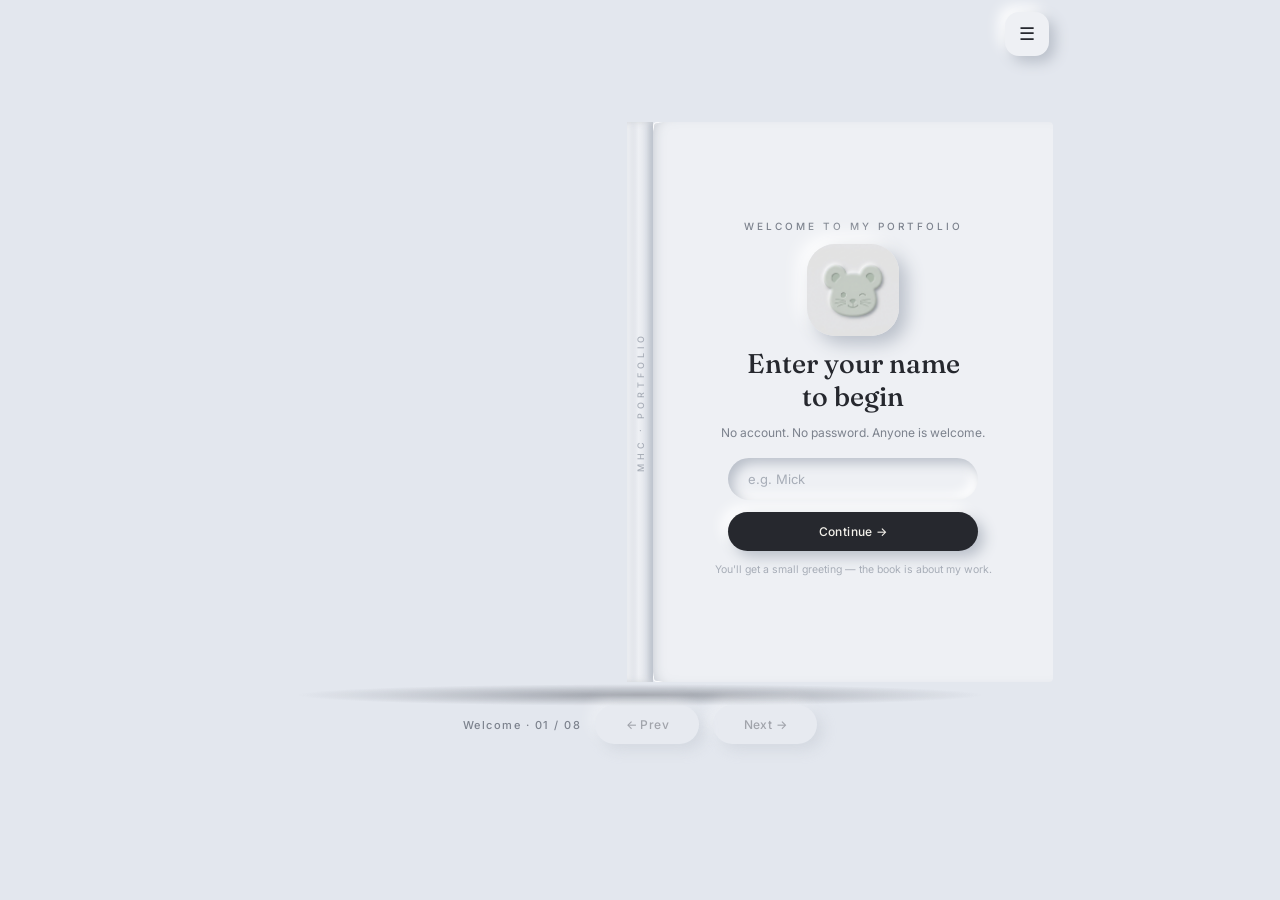
<file: index.html>
<!DOCTYPE html>
<html lang="en">
<head>
<meta charset="UTF-8">
<meta name="viewport" content="width=device-width, initial-scale=1.0">
<title>Mickael Hadjie M. Cullamat — Developer Portfolio</title>
<meta name="description" content="Developer portfolio of Mickael Hadjie M. Cullamat, BSIT student and developer, presented as an interactive book.">
<link rel="preconnect" href="https://fonts.googleapis.com">
<link rel="preconnect" href="https://fonts.gstatic.com" crossorigin>
<link href="https://fonts.googleapis.com/css2?family=Fraunces:opsz,wght@9..144,400;9..144,500;9..144,600&family=Inter:wght@300;400;500;600&display=swap" rel="stylesheet">
<link rel="stylesheet" href="style.css">
</head>
<body>

<!--
  BOOK STRUCTURE (8 leaves / 16 faces):
  leaf 0: Welcome screen (front) / Inside cover (back)
  leaf 1: Cover (front) / Hello greeting (back)
  leaf 2: About (front) / Skills A (back)
  leaf 3: Skills B (front) / Project 1 (back)
  leaf 4: Project 2 (front) / Project 3 (back)
  leaf 5: Project 4 (front) / Education (back)
  leaf 6: Journey (front) / Contact (back)
  leaf 7: Thank-you inside (front) / Back cover (back)
  DESKTOP: 3D leaf engine — leaves sit stacked on the right, flip left
  with rotateY(-180); a spread shows two faces at once.
  MOBILE (see index.js m-mode): each of the 16 faces becomes its own
  navigable page, one swipe = one face. No face is hidden or skipped.
  NAVIGATION IS LOCKED until a name is entered via Continue.
-->

<div class="stage">
  <div class="scene" id="scene">
    <div class="book" id="book">
      <div class="spine" aria-hidden="true"><span class="spine-text">MHC · Portfolio</span></div>

      <!-- LEAF 0 -->
      <section class="page page-0" id="page-0" aria-label="Welcome">
        <div class="face welcome-face">
          <p class="eyebrow">Welcome to my portfolio</p>
          <!-- Profile image slot: drop your file at images/profile-logo.png.
               If the file is missing, the MHC monogram fallback shows instead. -->
          <div class="profile-logo">
            <span class="profile-fallback" aria-hidden="true">MHC</span>
            <img src="images/profile-logo.png" alt="Mickael Hadjie M. Cullamat" onerror="this.remove()">
          </div>
          <h1 class="welcome-title">Enter your name<br>to begin</h1>
          <p class="welcome-sub">No account. No password. Anyone is welcome.</p>
          <form class="welcome-form" id="welcomeForm">
            <label class="sr-only" for="visitorName">Your name</label>
            <input type="text" class="neu-input" id="visitorName" placeholder="e.g. Mick" autocomplete="name" maxlength="40">
            <button type="submit" class="neu-btn neu-btn-primary">Continue →</button>
          </form>
          <p class="welcome-hint">You'll get a small greeting — the book is about my work.</p>
        </div>
        <div class="face back inside-face" aria-hidden="true">
          <div class="inside-inner verse-inner" aria-live="polite">
            <p class="eyebrow eyebrow-gold">Bible Verse of the Day</p>
            <div class="inside-rule"></div>
            <blockquote class="verse-text" id="verseText">“For God so loved the world, that he gave his only begotten Son, that whosoever believeth in him should not perish, but have everlasting life.”</blockquote>
            <p class="verse-ref" id="verseRef">John 3:16 · KJV</p>
            <div class="inside-rule"></div>
          </div>
        </div>
      </section>

      <!-- LEAF 1 -->
      <section class="page page-1" id="page-1" aria-label="Cover and greeting">
        <div class="face cover-face">
          <p class="eyebrow eyebrow-gold">Developer Portfolio</p>
          <div class="cover-profile">
            <span class="cover-profile-fallback" aria-hidden="true"><svg viewBox="0 0 24 24"><path d="M12 12a5 5 0 1 0-5-5 5 5 0 0 0 5 5zm0 2c-4 0-8 2-8 5v1h16v-1c0-3-4-5-8-5z"/></svg></span>
            <img src="images/profile-logo.png" alt="Mickael Hadjie M. Cullamat" onerror="this.remove()">
          </div>
          <h2 class="cover-name">Mickael Hadjie M.<br>Cullamat</h2>
          <p class="cover-role">BSIT Student · App Developer · Web Developer</p>
          <p class="cover-visitor" id="coverVisitor">A portfolio presented as a book</p>
          <button type="button" class="neu-btn cover-open" data-goto="2">Open Book <span aria-hidden="true">›</span></button>
        </div>
        <div class="face back page-face" data-title="Hello">
          <p class="sec-label"><span class="sec-dot"></span>Hello</p>
          <h3 class="p-title" id="greetTitle">Hello.</h3>
          <p class="p-sub" id="greetSub">Let's turn the page.</p>
          <p class="body">This book is a short tour of who I am, what I can build with, and the projects I've made so far. Take your time pi^^.</p>
          <div class="mini-toc">
            <span>About → Skills → Projects → Education → Contact</span>
          </div>
          <div class="cv-cta">
            <p class="cv-cta-k">Want to know more about what I can build?</p>
            <p class="cv-cta-s">View my CV for my skills, projects, and background.</p>
            <a class="neu-btn cv-btn" href="assets/cv/Mickael_Cullamat_CV.docx" download>
              Download CV <span aria-hidden="true">↓</span>
            </a>
          </div>
          <span class="page-num">01</span>
        </div>
      </section>

      <!-- LEAF 2 -->
      <section class="page page-2" id="page-2" aria-label="About and skills">
        <div class="face page-face" data-title="About">
          <p class="sec-label"><span class="sec-dot"></span>About Me</p>
          <h3 class="p-title">BSIT student who learns by building.</h3>
          <p class="body">I'm <strong>Mickael Hadjie M. Cullamat</strong>, a Bachelor of Science in Information Technology student at <strong>Pampanga State Agricultural University</strong>.</p>
          <p class="body">I focus on software and web development — programming, practical project development, backend and databases, and deploying real things. I'm also drawn to cybersecurity and learn best through hands-on projects.</p>
          <div class="inset-card">
            <p class="inset-k">Currently</p>
            <p class="inset-v">Studying · Building · Experimenting with modern tools and different agents</p>
          </div>
          <span class="page-num">02</span>
        </div>
        <div class="face back page-face" data-title="Skills">
          <p class="sec-label"><span class="sec-dot"></span>Skills · 1/2</p>
          <h3 class="p-title">What I use</h3>
          <p class="skill-group">Programming</p>
          <div class="chip-row">
            <span class="neu-chip">Python</span><span class="neu-chip">Java</span><span class="neu-chip">JavaScript</span><span class="neu-chip">HTML</span><span class="neu-chip">CSS</span> <span class="neu-chip">TypeScript</span>
          </div>
          <p class="skill-group">Web Development</p>
          <div class="chip-row">
            <span class="neu-chip">Bootstrap</span><span class="neu-chip">Responsive Design</span><span class="neu-chip">REST APIs</span>
          </div>
          <span class="page-num">03</span>
        </div>
      </section>

      <!-- LEAF 3 -->
      <section class="page page-3" id="page-3" aria-label="More skills and project one">
        <div class="face page-face" data-title="Skills">
          <p class="sec-label"><span class="sec-dot"></span>Skills · 2/2</p>
          <h3 class="p-title">Backend, tools &amp; shipping</h3>
          <p class="skill-group">Database / Backend</p>
          <div class="chip-row">
            <span class="neu-chip">PostgreSQL</span><span class="neu-chip">Neon</span>
          </div>
          <p class="skill-group">Tools</p>
          <div class="chip-row">
            <span class="neu-chip">Git</span><span class="neu-chip">GitHub</span><span class="neu-chip">Linux</span>
          </div>
          <p class="skill-group">Deployment / Services</p>
          <div class="chip-row">
            <span class="neu-chip">Vercel</span><span class="neu-chip">Cloudinary</span><span class="neu-chip">Clerk</span><span class="neu-chip">Render</span><span class="neu-chip">Cloudflare</span>
          </div>
          <p class="skill-group">Mobile</p>
          <div class="chip-row">
            <span class="neu-chip">Android</span><span class="neu-chip">Capacitor</span>
          </div>
          <span class="page-num">04</span>
        </div>
        <div class="face back page-face project-face" data-title="Project">
          <div class="project" data-project="0"></div>
          <span class="page-num">05</span>
        </div>
      </section>

      <!-- LEAF 4 -->
      <section class="page page-4" id="page-4" aria-label="Projects two and three">
        <div class="face page-face project-face" data-title="Project">
          <div class="project" data-project="1"></div>
          <span class="page-num">06</span>
        </div>
        <div class="face back page-face project-face" data-title="Project">
          <div class="project" data-project="2"></div>
          <span class="page-num">07</span>
        </div>
      </section>

      <!-- LEAF 5 -->
      <section class="page page-5" id="page-5" aria-label="Project four and education">
        <div class="face page-face project-face" data-title="Project">
          <div class="project" data-project="3"></div>
          <span class="page-num">08</span>
        </div>
        <div class="face back page-face" data-title="Education">
          <p class="sec-label"><span class="sec-dot"></span>Education</p>
          <h3 class="p-title">Where I study</h3>
          <div class="edu-card">
            <p class="edu-degree">Bachelor of Science in Information Technology (BSIT)</p>
            <p class="edu-school">Pampanga State Agricultural University</p>
            <p class="edu-note">Coursework in programming, web development, databases, and practical project work. Details such as dates, GPA, and honors are intentionally omitted.</p>
          </div>
          <span class="page-num">09</span>
        </div>
      </section>

      <!-- LEAF 6 -->
      <section class="page page-6" id="page-6" aria-label="Journey and contact">
        <div class="face page-face" data-title="Journey">
          <p class="sec-label"><span class="sec-dot"></span>Development Journey</p>
          <h3 class="p-title">Experience &amp; learning</h3>
          <p class="body">Rather than job titles, here's what I've actually been doing:</p>
          <ul class="journey">
            <li>Personal software &amp; web projects, end to end</li>
            <li>Mobile development with Android and Capacitor</li>
            <li>Backend and database work with PostgreSQL / Neon</li>
            <li>Deploying with Vercel and modern services</li>
            <li>Daily Git / GitHub and Linux workflows</li>
            <li>Learning cybersecurity fundamentals by doing</li>
          </ul>
          <span class="page-num">10</span>
        </div>
        <div class="face back page-face" data-title="Contact">
          <p class="sec-label"><span class="sec-dot"></span>Contact</p>
          <h3 class="p-title">Let's connect.</h3>
          <p class="body">Interested in collaborating, discussing a project, or simply connecting? Feel free to reach out.</p>
          <!-- TODO: replace the href/labels below with your real links. Leave any unknown entry href="#" and it renders as "coming soon". -->
          <div class="contact-list">
            <a class="contact-row" id="linkGithub" href="#" target="_blank" rel="noopener">
              <span class="contact-ic" aria-hidden="true"><svg viewBox="0 0 24 24"><path d="M12 2A10 10 0 0 0 2 12c0 4.42 2.87 8.17 6.84 9.5.5.08.66-.23.66-.5v-1.69c-2.77.6-3.36-1.34-3.36-1.34-.46-1.16-1.11-1.47-1.11-1.47-.91-.62.07-.6.07-.6 1 .07 1.53 1.03 1.53 1.03.87 1.52 2.34 1.07 2.91.83.09-.65.35-1.09.63-1.34-2.22-.25-4.55-1.11-4.55-4.92 0-1.11.38-2 1.03-2.71-.1-.25-.45-1.29.1-2.64 0 0 .84-.27 2.75 1.02.79-.22 1.65-.33 2.5-.33.85 0 1.71.11 2.5.33 1.91-1.29 2.75-1.02 2.75-1.02.55 1.35.2 2.39.1 2.64.65.71 1.03 1.6 1.03 2.71 0 3.82-2.34 4.66-4.57 4.91.36.31.69.92.69 1.85V21c0 .27.16.59.67.5C19.14 20.16 22 16.42 22 12A10 10 0 0 0 12 2z"/></svg></span>
              <span><span class="contact-k">GitHub</span><span class="contact-v" id="labelGithub">Add your GitHub URL</span></span>
            </a>
            <a class="contact-row" id="linkEmail" href="#" rel="noopener">
              <span class="contact-ic" aria-hidden="true"><svg viewBox="0 0 24 24"><path d="M20 4H4c-1.1 0-2 .9-2 2v12c0 1.1.9 2 2 2h16c1.1 0 2-.9 2-2V6c0-1.1-.9-2-2-2zm0 4-8 5-8-5V6l8 5 8-5v2z"/></svg></span>
              <span><span class="contact-k">Email</span><span class="contact-v" id="labelEmail">Add your email</span></span>
            </a>
            <a class="contact-row" id="linkLinkedin" href="#" target="_blank" rel="noopener">
              <span class="contact-ic" aria-hidden="true"><svg viewBox="0 0 24 24"><path d="M19 3a2 2 0 0 1 2 2v14a2 2 0 0 1-2 2H5a2 2 0 0 1-2-2V5a2 2 0 0 1 2-2h14m-.5 15.5v-5.3a3.26 3.26 0 0 0-3.26-3.26c-.85 0-1.84.52-2.32 1.3v-1.11h-2.79v8.37h2.79v-4.93c0-.77.62-1.4 1.39-1.4a1.4 1.4 0 0 1 1.4 1.4v4.93h2.79M6.88 8.56a1.68 1.68 0 0 0 1.68-1.68c0-.93-.75-1.69-1.68-1.69a1.69 1.69 0 0 0-1.69 1.69c0 .93.76 1.68 1.69 1.68m1.39 9.94v-8.37H5.5v8.37h2.77z"/></svg></span>
              <span><span class="contact-k">LinkedIn</span><span class="contact-v" id="labelLinkedin">Add your LinkedIn URL</span></span>
            </a>
          </div>
          <span class="page-num">11</span>
        </div>
      </section>

      <!-- LEAF 7 -->
      <section class="page page-7" id="page-7" aria-label="Thank you and back cover">
        <div class="face page-face thanks-face" data-title="Thanks">
          <p class="sec-label"><span class="sec-dot"></span>Colophon</p>
          <h3 class="p-title">Thank you for visiting.</h3>
          <p class="body">This portfolio is one book, a few pages, and four real projects. If something caught your eye, the contact page is one flip back.</p>
          <p class="thanks-sig">— Mick</p>
          <span class="page-num">12</span>
        </div>
        <div class="face back back-cover">
          <div class="back-mono">MHC</div>
          <p class="back-name">Mickael Hadjie M. Cullamat</p>
          <p class="back-sub">Developer Portfolio</p>
        </div>
      </section>

    </div>
    <div class="book-shadow" aria-hidden="true"></div>

    <nav class="nav-arrows" aria-label="Book navigation">
      <span class="page-indicator" id="pageIndicator" role="status">Welcome</span>
      <div class="nav-btn-row">
        <button type="button" class="neu-btn nav-btn" id="btnPrev">← Prev</button>
        <button type="button" class="neu-btn nav-btn" id="btnNext">Next →</button>
      </div>
      <span class="swipe-hint" id="swipeHint" aria-hidden="true">Swipe ← → to turn the page</span>
    </nav>
  </div>
</div>

<!-- Section jump menu: same targets on mobile + desktop, sequential flips -->
<button type="button" class="neu-btn menu-toggle" id="menuToggle" aria-label="Open section menu" aria-expanded="false" aria-controls="menuPanel">☰</button>
<div class="menu-panel" id="menuPanel" role="menu" aria-label="Book sections" hidden>
  <button type="button" class="menu-item" data-leaf="1" data-face="2">Home</button>
  <button type="button" class="menu-item" data-leaf="2" data-face="4">About</button>
  <button type="button" class="menu-item" data-leaf="3" data-face="5">Skills</button>
  <button type="button" class="menu-item" data-leaf="4" data-face="7">Projects</button>
  <button type="button" class="menu-item" data-leaf="6" data-face="11">Education</button>
  <button type="button" class="menu-item" data-leaf="7" data-face="13">Contact</button>
</div>

<script src="index.js"></script>
</body>
</html>
</file>
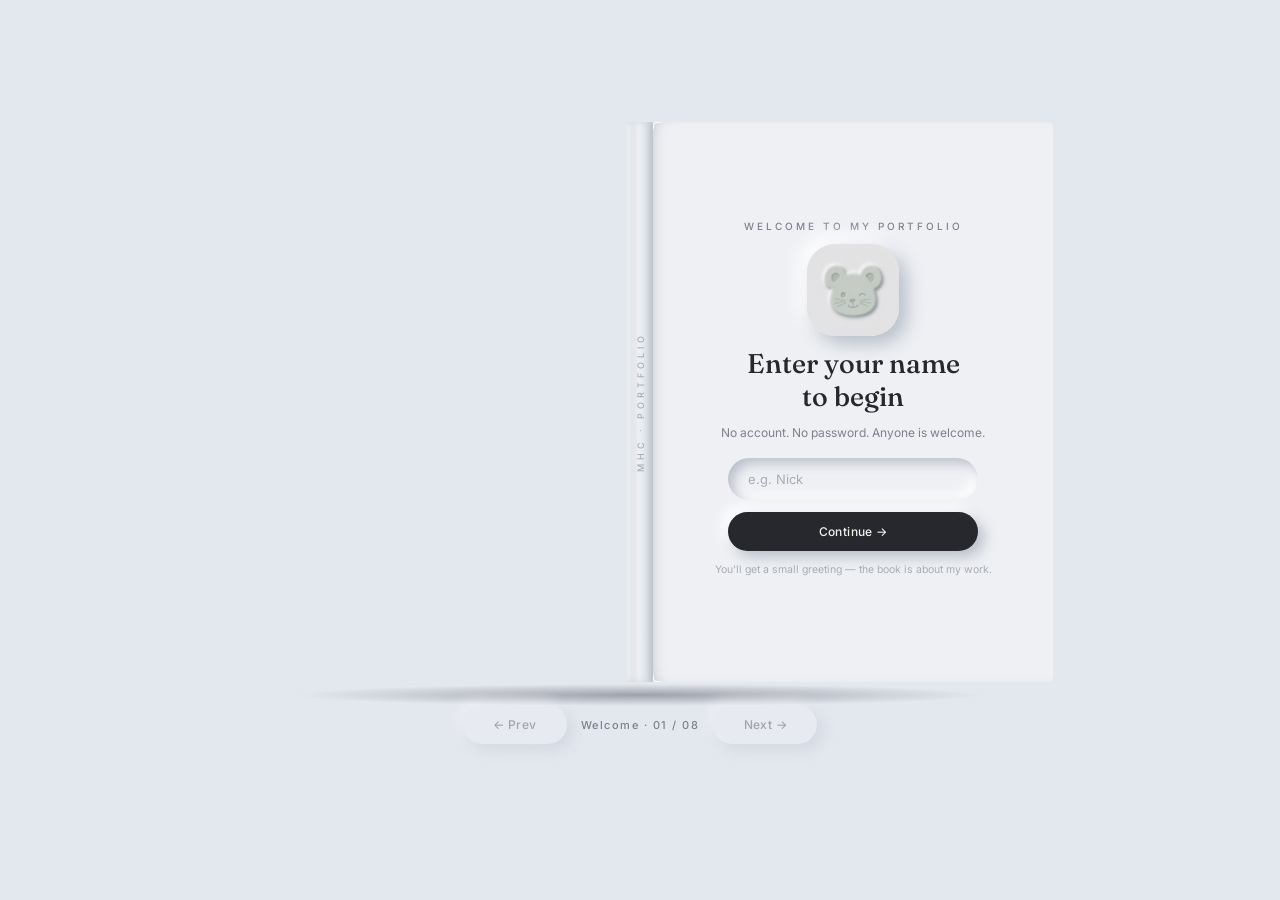
<file: miniProject/3d-book-portfolio.html>
<!DOCTYPE html>
<html lang="en">
<head>
<meta charset="UTF-8">
<meta name="viewport" content="width=device-width, initial-scale=1.0">
<title>Mickael Hadjie M. Cullamat — Developer Portfolio</title>
<meta name="description" content="Developer portfolio of Mickael Hadjie M. Cullamat, BSIT student and developer, presented as an interactive book.">
<link rel="preconnect" href="https://fonts.googleapis.com">
<link rel="preconnect" href="https://fonts.gstatic.com" crossorigin>
<link href="https://fonts.googleapis.com/css2?family=Fraunces:opsz,wght@9..144,400;9..144,500;9..144,600&family=Inter:wght@300;400;500;600&display=swap" rel="stylesheet">
<link rel="stylesheet" href="style.css">
</head>
<body>

<!--
  BOOK STRUCTURE (8 leaves / 16 faces):
  leaf 0: Welcome screen (front) / Inside cover (back)
  leaf 1: Cover (front) / Hello greeting (back)
  leaf 2: About (front) / Skills A (back)
  leaf 3: Skills B (front) / Project 1 (back)
  leaf 4: Project 2 (front) / Project 3 (back)
  leaf 5: Project 4 (front) / Education (back)
  leaf 6: Journey (front) / Contact (back)
  leaf 7: Thank-you inside (front) / Back cover (back)
  DESKTOP: 3D leaf engine — leaves sit stacked on the right, flip left
  with rotateY(-180); a spread shows two faces at once.
  MOBILE (see index.js m-mode): each of the 16 faces becomes its own
  navigable page, one swipe = one face. No face is hidden or skipped.
  NAVIGATION IS LOCKED until a name is entered via Continue.
-->

<div class="stage">
  <div class="scene" id="scene">
    <div class="book" id="book">
      <div class="spine" aria-hidden="true"><span class="spine-text">MHC · Portfolio</span></div>

      <!-- LEAF 0 -->
      <section class="page page-0" id="page-0" aria-label="Welcome">
        <div class="face welcome-face">
          <p class="eyebrow">Welcome to my portfolio</p>
          <!-- Profile image slot: drop your file at images/profile-logo.png.
               If the file is missing, the MHC monogram fallback shows instead. -->
          <div class="profile-logo">
            <span class="profile-fallback" aria-hidden="true">MHC</span>
            <img src="images/profile-logo.png" alt="Mickael Hadjie M. Cullamat" onerror="this.remove()">
          </div>
          <h1 class="welcome-title">Enter your name<br>to begin</h1>
          <p class="welcome-sub">No account. No password. Anyone is welcome.</p>
          <form class="welcome-form" id="welcomeForm">
            <label class="sr-only" for="visitorName">Your name</label>
            <input type="text" class="neu-input" id="visitorName" placeholder="e.g. Nick" autocomplete="name" maxlength="40">
            <button type="submit" class="neu-btn neu-btn-primary">Continue →</button>
          </form>
          <p class="welcome-hint">You'll get a small greeting — the book is about my work.</p>
        </div>
        <div class="face back inside-face" aria-hidden="true">
          <div class="inside-inner verse-inner" aria-live="polite">
            <p class="eyebrow eyebrow-gold">Bible Verse of the Day</p>
            <div class="inside-rule"></div>
            <blockquote class="verse-text" id="verseText">“For God so loved the world, that he gave his only begotten Son, that whosoever believeth in him should not perish, but have everlasting life.”</blockquote>
            <p class="verse-ref" id="verseRef">John 3:16 · KJV</p>
            <div class="inside-rule"></div>
          </div>
        </div>
      </section>

      <!-- LEAF 1 -->
      <section class="page page-1" id="page-1" aria-label="Cover and greeting">
        <div class="face cover-face">
          <p class="eyebrow eyebrow-gold">Developer Portfolio</p>
          <div class="cover-profile">
            <span class="cover-profile-fallback" aria-hidden="true"><svg viewBox="0 0 24 24"><path d="M12 12a5 5 0 1 0-5-5 5 5 0 0 0 5 5zm0 2c-4 0-8 2-8 5v1h16v-1c0-3-4-5-8-5z"/></svg></span>
            <img src="images/profile-logo.png" alt="Mickael Hadjie M. Cullamat" onerror="this.remove()">
          </div>
          <h2 class="cover-name">Mickael Hadjie M.<br>Cullamat</h2>
          <p class="cover-role">BSIT Student · App Developer · Web Developer</p>
          <p class="cover-visitor" id="coverVisitor">A portfolio presented as a book</p>
          <button type="button" class="neu-btn cover-open" data-goto="2">Open Book <span aria-hidden="true">›</span></button>
        </div>
        <div class="face back page-face" data-title="Hello">
          <p class="sec-label"><span class="sec-dot"></span>Hello</p>
          <h3 class="p-title" id="greetTitle">Hello.</h3>
          <p class="p-sub" id="greetSub">Let's turn the page.</p>
          <p class="body">This book is a short tour of who I am, what I can build with, and the projects I've made so far. Take your time pi^^.</p>
          <div class="mini-toc">
            <span>About → Skills → Projects → Education → Contact</span>
          </div>
          <span class="page-num">01</span>
        </div>
      </section>

      <!-- LEAF 2 -->
      <section class="page page-2" id="page-2" aria-label="About and skills">
        <div class="face page-face" data-title="About">
          <p class="sec-label"><span class="sec-dot"></span>About Me</p>
          <h3 class="p-title">BSIT student who learns by building.</h3>
          <p class="body">I'm <strong>Mickael Hadjie M. Cullamat</strong>, a Bachelor of Science in Information Technology student at <strong>Pampanga State Agricultural University</strong>.</p>
          <p class="body">I focus on software and web development — programming, practical project development, backend and databases, and deploying real things. I'm also drawn to cybersecurity and learn best through hands-on projects.</p>
          <div class="inset-card">
            <p class="inset-k">Currently</p>
            <p class="inset-v">Studying · Building · Experimenting with modern tools and different agents</p>
          </div>
          <span class="page-num">02</span>
        </div>
        <div class="face back page-face" data-title="Skills">
          <p class="sec-label"><span class="sec-dot"></span>Skills · 1/2</p>
          <h3 class="p-title">What I use</h3>
          <p class="skill-group">Programming</p>
          <div class="chip-row">
            <span class="neu-chip">Python</span><span class="neu-chip">Java</span><span class="neu-chip">JavaScript</span><span class="neu-chip">HTML</span><span class="neu-chip">CSS</span> <span class="neu-chip">TypeScript</span>
          </div>
          <p class="skill-group">Web Development</p>
          <div class="chip-row">
            <span class="neu-chip">Bootstrap</span><span class="neu-chip">Responsive Design</span><span class="neu-chip">REST APIs</span>
          </div>
          <span class="page-num">03</span>
        </div>
      </section>

      <!-- LEAF 3 -->
      <section class="page page-3" id="page-3" aria-label="More skills and project one">
        <div class="face page-face" data-title="Skills">
          <p class="sec-label"><span class="sec-dot"></span>Skills · 2/2</p>
          <h3 class="p-title">Backend, tools &amp; shipping</h3>
          <p class="skill-group">Database / Backend</p>
          <div class="chip-row">
            <span class="neu-chip">PostgreSQL</span><span class="neu-chip">Neon</span>
          </div>
          <p class="skill-group">Tools</p>
          <div class="chip-row">
            <span class="neu-chip">Git</span><span class="neu-chip">GitHub</span><span class="neu-chip">Linux</span>
          </div>
          <p class="skill-group">Deployment / Services</p>
          <div class="chip-row">
            <span class="neu-chip">Vercel</span><span class="neu-chip">Cloudinary</span><span class="neu-chip">Clerk</span><span class="neu-chip">Render</span><span class="neu-chip">Cloudflare</span>
          </div>
          <p class="skill-group">Mobile</p>
          <div class="chip-row">
            <span class="neu-chip">Android</span><span class="neu-chip">Capacitor</span>
          </div>
          <span class="page-num">04</span>
        </div>
        <div class="face back page-face project-face" data-title="Project">
          <div class="project" data-project="0"></div>
          <span class="page-num">05</span>
        </div>
      </section>

      <!-- LEAF 4 -->
      <section class="page page-4" id="page-4" aria-label="Projects two and three">
        <div class="face page-face project-face" data-title="Project">
          <div class="project" data-project="1"></div>
          <span class="page-num">06</span>
        </div>
        <div class="face back page-face project-face" data-title="Project">
          <div class="project" data-project="2"></div>
          <span class="page-num">07</span>
        </div>
      </section>

      <!-- LEAF 5 -->
      <section class="page page-5" id="page-5" aria-label="Project four and education">
        <div class="face page-face project-face" data-title="Project">
          <div class="project" data-project="3"></div>
          <span class="page-num">08</span>
        </div>
        <div class="face back page-face" data-title="Education">
          <p class="sec-label"><span class="sec-dot"></span>Education</p>
          <h3 class="p-title">Where I study</h3>
          <div class="edu-card">
            <p class="edu-degree">Bachelor of Science in Information Technology (BSIT)</p>
            <p class="edu-school">Pampanga State Agricultural University</p>
            <p class="edu-note">Coursework in programming, web development, databases, and practical project work. Details such as dates, GPA, and honors are intentionally omitted.</p>
          </div>
          <span class="page-num">09</span>
        </div>
      </section>

      <!-- LEAF 6 -->
      <section class="page page-6" id="page-6" aria-label="Journey and contact">
        <div class="face page-face" data-title="Journey">
          <p class="sec-label"><span class="sec-dot"></span>Development Journey</p>
          <h3 class="p-title">Experience &amp; learning</h3>
          <p class="body">Rather than job titles, here's what I've actually been doing:</p>
          <ul class="journey">
            <li>Personal software &amp; web projects, end to end</li>
            <li>Mobile development with Android and Capacitor</li>
            <li>Backend and database work with PostgreSQL / Neon</li>
            <li>Deploying with Vercel and modern services</li>
            <li>Daily Git / GitHub and Linux workflows</li>
            <li>Learning cybersecurity fundamentals by doing</li>
          </ul>
          <span class="page-num">10</span>
        </div>
        <div class="face back page-face" data-title="Contact">
          <p class="sec-label"><span class="sec-dot"></span>Contact</p>
          <h3 class="p-title">Let's connect.</h3>
          <p class="body">Interested in collaborating, discussing a project, or simply connecting? Feel free to reach out.</p>
          <!-- TODO: replace the href/labels below with your real links. Leave any unknown entry href="#" and it renders as "coming soon". -->
          <div class="contact-list">
            <a class="contact-row" id="linkGithub" href="#" target="_blank" rel="noopener">
              <span class="contact-ic" aria-hidden="true"><svg viewBox="0 0 24 24"><path d="M12 2A10 10 0 0 0 2 12c0 4.42 2.87 8.17 6.84 9.5.5.08.66-.23.66-.5v-1.69c-2.77.6-3.36-1.34-3.36-1.34-.46-1.16-1.11-1.47-1.11-1.47-.91-.62.07-.6.07-.6 1 .07 1.53 1.03 1.53 1.03.87 1.52 2.34 1.07 2.91.83.09-.65.35-1.09.63-1.34-2.22-.25-4.55-1.11-4.55-4.92 0-1.11.38-2 1.03-2.71-.1-.25-.45-1.29.1-2.64 0 0 .84-.27 2.75 1.02.79-.22 1.65-.33 2.5-.33.85 0 1.71.11 2.5.33 1.91-1.29 2.75-1.02 2.75-1.02.55 1.35.2 2.39.1 2.64.65.71 1.03 1.6 1.03 2.71 0 3.82-2.34 4.66-4.57 4.91.36.31.69.92.69 1.85V21c0 .27.16.59.67.5C19.14 20.16 22 16.42 22 12A10 10 0 0 0 12 2z"/></svg></span>
              <span><span class="contact-k">GitHub</span><span class="contact-v" id="labelGithub">Add your GitHub URL</span></span>
            </a>
            <a class="contact-row" id="linkEmail" href="#" rel="noopener">
              <span class="contact-ic" aria-hidden="true"><svg viewBox="0 0 24 24"><path d="M20 4H4c-1.1 0-2 .9-2 2v12c0 1.1.9 2 2 2h16c1.1 0 2-.9 2-2V6c0-1.1-.9-2-2-2zm0 4-8 5-8-5V6l8 5 8-5v2z"/></svg></span>
              <span><span class="contact-k">Email</span><span class="contact-v" id="labelEmail">Add your email</span></span>
            </a>
            <a class="contact-row" id="linkLinkedin" href="#" target="_blank" rel="noopener">
              <span class="contact-ic" aria-hidden="true"><svg viewBox="0 0 24 24"><path d="M19 3a2 2 0 0 1 2 2v14a2 2 0 0 1-2 2H5a2 2 0 0 1-2-2V5a2 2 0 0 1 2-2h14m-.5 15.5v-5.3a3.26 3.26 0 0 0-3.26-3.26c-.85 0-1.84.52-2.32 1.3v-1.11h-2.79v8.37h2.79v-4.93c0-.77.62-1.4 1.39-1.4a1.4 1.4 0 0 1 1.4 1.4v4.93h2.79M6.88 8.56a1.68 1.68 0 0 0 1.68-1.68c0-.93-.75-1.69-1.68-1.69a1.69 1.69 0 0 0-1.69 1.69c0 .93.76 1.68 1.69 1.68m1.39 9.94v-8.37H5.5v8.37h2.77z"/></svg></span>
              <span><span class="contact-k">LinkedIn</span><span class="contact-v" id="labelLinkedin">Add your LinkedIn URL</span></span>
            </a>
          </div>
          <span class="page-num">11</span>
        </div>
      </section>

      <!-- LEAF 7 -->
      <section class="page page-7" id="page-7" aria-label="Thank you and back cover">
        <div class="face page-face thanks-face" data-title="Thanks">
          <p class="sec-label"><span class="sec-dot"></span>Colophon</p>
          <h3 class="p-title">Thank you for visiting.</h3>
          <p class="body">This portfolio is one book, a few pages, and four real projects. If something caught your eye, the contact page is one flip back.</p>
          <p class="thanks-sig">— Mick</p>
          <span class="page-num">12</span>
        </div>
        <div class="face back back-cover">
          <div class="back-mono">MHC</div>
          <p class="back-name">Mickael Hadjie M. Cullamat</p>
          <p class="back-sub">Developer Portfolio</p>
        </div>
      </section>

    </div>
    <div class="book-shadow" aria-hidden="true"></div>

    <nav class="nav-arrows" aria-label="Book navigation">
      <button type="button" class="neu-btn nav-btn" id="btnPrev">← Prev</button>
      <span class="page-indicator" id="pageIndicator" role="status">Welcome</span>
      <button type="button" class="neu-btn nav-btn" id="btnNext">Next →</button>
      <span class="swipe-hint" id="swipeHint" aria-hidden="true">Swipe ← → to turn the page</span>
    </nav>
  </div>
</div>

<script src="index.js"></script>
</body>
</html>
</file>
<file: style.css>
*, *::before, *::after { margin: 0; padding: 0; box-sizing: border-box; }

:root {
  --bw: 400px;   /* one leaf width (desktop spread ≈ 826px) */
  --bh: min(560px, calc(100vh - 252px)); /* viewport-aware: book + nav fit 768px viewports */
  --sp: 26px;    /* spine */
  --bg: #e3e7ee;
  --page: #eef0f4;
  --page-2: #e9ecf1;
  --ink: #26282e;
  --muted: #7c828d;
  --faint: #a7adb7;
  --blue: #4a6fa5;
  --gold: #a8853f;
  --shadow-d: #b9bfc9;
  --shadow-l: #ffffff;
  --radius: 14px;
}

html, body {
  width: 100%;
  min-height: 100%;
  background: var(--bg);
  font-family: 'Inter', system-ui, sans-serif;
  color: var(--ink);
  display: flex;
  align-items: center;
  justify-content: center;
  padding: 36px 16px 84px;
  overflow-x: hidden;
}

.sr-only {
  position: absolute; width: 1px; height: 1px;
  overflow: hidden; clip: rect(0 0 0 0); white-space: nowrap;
}

/* ── STAGE / SCENE (book engine preserved) ── */
.stage { width: 100%; display: flex; justify-content: center; }
.scene {
  perspective: 2200px;
  width: calc(var(--bw) * 2 + var(--sp));
  height: var(--bh);
  position: relative;
}
.book {
  width: 100%; height: 100%;
  position: relative;
  transform-style: preserve-3d;
}
.spine {
  position: absolute;
  left: var(--bw);
  width: var(--sp);
  height: var(--bh);
  background: linear-gradient(to right, #cfd4dd, #eef0f4 45%, #d4d9e1);
  display: flex; align-items: center; justify-content: center;
  z-index: 5;
  box-shadow: inset -3px 0 6px rgba(120,128,142,.35), inset 3px 0 6px rgba(255,255,255,.9);
}
.spine-text {
  writing-mode: vertical-rl;
  transform: rotate(180deg);
  font-size: 9px; letter-spacing: 4px;
  color: var(--faint);
  text-transform: uppercase; font-weight: 500;
}

/* ── LEAVES ── */
.page {
  position: absolute;
  width: var(--bw);
  height: var(--bh);
  left: calc(var(--bw) + var(--sp));
  transform-style: preserve-3d;
  transform-origin: left center;
  transition: transform .9s cubic-bezier(.645,.045,.355,1);
}
.page-0 { z-index: 18; }
.page-1 { z-index: 17; }
.page-2 { z-index: 16; }
.page-3 { z-index: 15; }
.page-4 { z-index: 14; }
.page-5 { z-index: 13; }
.page-6 { z-index: 12; }
.page-7 { z-index: 11; }
.page.flipped { transform: rotateY(-180deg); }
.page-0.flipped { z-index: 21; }
.page-1.flipped { z-index: 22; }
.page-2.flipped { z-index: 23; }
.page-3.flipped { z-index: 24; }
.page-4.flipped { z-index: 25; }
.page-5.flipped { z-index: 26; }
.page-6.flipped { z-index: 27; }
.page-7.flipped { z-index: 28; }

.face {
  position: absolute; inset: 0;
  backface-visibility: hidden;
  -webkit-backface-visibility: hidden;
  overflow-y: auto;
  overflow-x: hidden;
  background: var(--page);
  border-radius: 6px;
  scrollbar-width: thin;
}
.face.back { transform: rotateY(180deg); background: var(--page-2); }

/* paper edge + soft inner shadow for book feel */
.page-face, .welcome-face, .cover-face, .inside-face {
  padding: 26px 24px 34px;
  display: flex; flex-direction: column; gap: 12px;
  box-shadow: inset 8px 0 14px -10px rgba(120,128,142,.5);
}
.face.back.page-face { box-shadow: inset -8px 0 14px -10px rgba(120,128,142,.5); }

/* ── TYPO ── */
.eyebrow {
  font-size: 10px; letter-spacing: 3px; text-transform: uppercase;
  color: var(--muted); font-weight: 500;
}
.eyebrow-gold { color: var(--gold); }
.p-title {
  font-family: 'Fraunces', serif;
  font-weight: 500;
  font-size: 25px; line-height: 1.15; letter-spacing: -.01em;
}
.p-sub { font-size: 13px; color: var(--blue); font-weight: 500; }
.body { font-size: 12.5px; line-height: 1.75; color: #4a4e57; font-weight: 300; }
.body strong { font-weight: 600; color: var(--ink); }
.sec-label {
  display: flex; align-items: center; gap: 8px;
  font-size: 9px; font-weight: 600;
  color: var(--ink); text-transform: uppercase; letter-spacing: 2.5px;
  border-bottom: 1px solid #d5dae2;
  padding-bottom: 8px;
}
.sec-dot { width: 7px; height: 7px; border-radius: 50%; background: var(--blue); box-shadow: 0 0 0 3px rgba(74,111,165,.15); }
.page-num {
  position: absolute; bottom: 12px; right: 16px;
  font-size: 10px; color: var(--faint); font-weight: 500; letter-spacing: 1px;
}

/* ── NEUMORPHIC CONTROLS ── */
.neu-btn {
  background: var(--page);
  border: none; border-radius: 999px;
  padding: 12px 22px;
  font: 500 12px 'Inter', sans-serif; letter-spacing: .4px;
  color: var(--ink); cursor: pointer;
  box-shadow: 6px 6px 14px var(--shadow-d), -6px -6px 14px var(--shadow-l);
  transition: transform .15s, box-shadow .15s, color .15s;
}
.neu-btn:hover { color: var(--blue); transform: translateY(-1px); }
.neu-btn:active {
  transform: translateY(0);
  box-shadow: inset 4px 4px 10px var(--shadow-d), inset -4px -4px 10px var(--shadow-l);
}
.neu-btn:focus-visible, .neu-input:focus-visible, a:focus-visible {
  outline: 2px solid var(--blue); outline-offset: 3px;
}
.neu-btn-primary { background: var(--ink); color: #f4f2ec; box-shadow: 6px 6px 14px var(--shadow-d), -6px -6px 14px var(--shadow-l); }
.neu-btn-primary:hover { color: #fff; }
.neu-input {
  background: var(--page);
  border: none; border-radius: 999px;
  padding: 13px 20px;
  font: 400 13px 'Inter', sans-serif; color: var(--ink);
  box-shadow: inset 5px 5px 12px var(--shadow-d), inset -5px -5px 12px var(--shadow-l);
  outline: none; width: 100%;
}
.neu-input::placeholder { color: var(--faint); }

/* ── WELCOME ── */
.welcome-face { align-items: center; justify-content: center; text-align: center; border-radius: 10px 4px 4px 10px; }
/* ── PROFILE IMAGE SLOT (welcome) ── */
.profile-logo {
  position: relative;
  width: 92px; height: 92px; border-radius: 28px;
  display: flex; align-items: center; justify-content: center;
  background: var(--page);
  box-shadow: 8px 8px 18px var(--shadow-d), -8px -8px 18px var(--shadow-l);
  overflow: hidden;
  flex-shrink: 0;
}
.profile-logo img {
  position: absolute; inset: 0;
  width: 100%; height: 100%;
  object-fit: cover;
  display: block;
}
.profile-fallback {
  font-family: 'Fraunces', serif; font-size: 20px; color: var(--blue);
}
.neu-input.input-error {
  animation: shake .3s ease;
  box-shadow: inset 5px 5px 12px var(--shadow-d), inset -5px -5px 12px var(--shadow-l), 0 0 0 2px rgba(168,133,63,.55);
}
@keyframes shake {
  0%, 100% { transform: translateX(0); }
  25% { transform: translateX(-5px); }
  75% { transform: translateX(5px); }
}
.welcome-title { font-family: 'Fraunces', serif; font-size: 27px; font-weight: 500; line-height: 1.2; }
.welcome-sub { font-size: 12px; color: var(--muted); }
.welcome-form { display: flex; flex-direction: column; gap: 12px; width: 100%; max-width: 250px; margin-top: 6px; }
.welcome-hint { font-size: 10.5px; color: var(--faint); }

.inside-face { align-items: center; justify-content: center; text-align: center; }
.inside-inner { display: flex; flex-direction: column; align-items: center; gap: 14px; }
.inside-rule { width: 44px; height: 2px; background: var(--gold); border-radius: 2px; opacity: .7; }
.inside-quote { font-family: 'Fraunces', serif; font-style: italic; font-size: 16px; line-height: 1.7; color: #4a4e57; }
.inside-cap { font-size: 9px; letter-spacing: 3px; text-transform: uppercase; color: var(--faint); }

/* ── PAGE 2: Bible verse of the day (same quiet book aesthetic) ── */
.verse-inner { max-width: 100%; }
.verse-text {
  font-family: 'Fraunces', serif; font-style: italic;
  font-size: 16.5px; line-height: 1.75; color: #4a4e57;
  overflow-wrap: break-word;
}
.verse-ref {
  font-size: 11px; letter-spacing: 2px; text-transform: uppercase;
  color: var(--gold); font-weight: 600;
}

/* ── COVER ── */
.cover-face {
  align-items: center; justify-content: center; text-align: center;
  background: linear-gradient(165deg, #f2f3f6, var(--page-2));
  border-radius: 4px 12px 12px 4px;
  border: 1px solid rgba(255,255,255,.7);
}
.cover-profile {
  position: relative;
  width: 86px; height: 86px; border-radius: 50%;
  display: flex; align-items: center; justify-content: center;
  background: var(--page);
  box-shadow: 9px 9px 20px var(--shadow-d), -9px -9px 20px var(--shadow-l), inset 0 0 0 1px rgba(168,133,63,.25);
  overflow: hidden;
  flex-shrink: 0;
}
.cover-profile img {
  position: absolute; inset: 0;
  width: 100%; height: 100%;
  object-fit: cover;
  display: block;
}
.cover-profile-fallback { display: flex; align-items: center; justify-content: center; }
.cover-profile-fallback svg { width: 40px; height: 40px; fill: #c3c9d3; }
.cover-name { font-family: 'Fraunces', serif; font-size: 26px; font-weight: 600; line-height: 1.2; }
.cover-role { font-size: 10px; letter-spacing: 2px; text-transform: uppercase; color: var(--blue); font-weight: 500; }
.cover-visitor { font-size: 11px; color: var(--muted); font-style: italic; }
.cover-open span { color: var(--gold); }

.mini-toc {
  margin-top: 4px; border-radius: 12px; padding: 10px 12px;
  font-size: 10px; letter-spacing: .5px; color: var(--muted); text-align: center;
  background: var(--page);
  box-shadow: inset 4px 4px 10px var(--shadow-d), inset -4px -4px 10px var(--shadow-l);
}
/* Download CV call-to-action: intro lines + pill, centered as one group.
   Spacing: extra room below the TOC, comfortable gap between the two
   lines, a bit more before the button — compact but not crowded. */
.cv-cta {
  display: flex; flex-direction: column; align-items: center;
  gap: 8px; text-align: center;
  max-width: 300px; margin: 14px auto 0; /* breathing room below the TOC */
}
.cv-cta-k { font-size: 12.5px; font-weight: 500; color: var(--ink); line-height: 1.45; }
.cv-cta-s { font-size: 11px; color: var(--muted); line-height: 1.45; }
.cv-btn {
  display: inline-block;              /* content-sized — never full width */
  text-decoration: none; text-align: center;
  margin-top: 6px;                    /* little extra space before the pill */
}
.cv-btn span { color: var(--gold); }

/* ── ABOUT / SKILLS ── */
.inset-card {
  border-radius: var(--radius); padding: 12px 14px;
  background: var(--page);
  box-shadow: inset 4px 4px 10px var(--shadow-d), inset -4px -4px 10px var(--shadow-l);
}
.inset-k { font-size: 9px; letter-spacing: 2px; text-transform: uppercase; color: var(--gold); font-weight: 600; margin-bottom: 4px; }
.inset-v { font-size: 11.5px; color: #4a4e57; line-height: 1.6; }
.skill-group { font-size: 9px; letter-spacing: 2px; text-transform: uppercase; color: var(--muted); font-weight: 600; margin-top: 4px; }
.chip-row { display: flex; flex-wrap: wrap; gap: 8px; }
.neu-chip {
  font-size: 11px; font-weight: 500; color: var(--ink);
  background: var(--page);
  padding: 8px 14px; border-radius: 999px;
  box-shadow: 4px 4px 10px var(--shadow-d), -4px -4px 10px var(--shadow-l);
  border: 1px solid rgba(255,255,255,.6);
}

/* ── PROJECTS (one per face) ── */
.project-face { padding: 18px 18px 32px; }
.project { display: flex; flex-direction: column; gap: 10px; height: 100%; }
.proj-kicker { display: flex; align-items: center; justify-content: space-between; font-size: 9px; letter-spacing: 2px; text-transform: uppercase; color: var(--muted); font-weight: 600; }
.proj-kicker em { font-style: normal; color: var(--gold); }
.proj-shot {
  position: relative; border-radius: var(--radius); overflow: hidden;
  aspect-ratio: 16 / 10; min-height: 150px;
  background: var(--page);
  box-shadow: inset 5px 5px 12px var(--shadow-d), inset -5px -5px 12px var(--shadow-l);
  display: flex; align-items: center; justify-content: center;
  border: 1px solid rgba(255,255,255,.7);
}
.proj-shot img { position: absolute; inset: 10px; width: calc(100% - 20px); height: calc(100% - 20px); object-fit: cover; border-radius: 9px; }
.proj-shot-fallback {
  font-family: 'Fraunces', serif; font-size: 30px; color: #c3c9d3;
  text-align: center; line-height: 1.2; padding: 0 16px;
}
.proj-shot-fallback small { display: block; font-family: 'Inter', sans-serif; font-size: 9px; letter-spacing: 1.5px; text-transform: uppercase; color: var(--faint); margin-top: 8px; }
.proj-name { font-family: 'Fraunces', serif; font-size: 21px; font-weight: 600; }
.proj-desc { font-size: 12px; line-height: 1.7; color: #4a4e57; font-weight: 300; }
.proj-tech { display: flex; flex-wrap: wrap; gap: 6px; font-size: 10px; color: var(--blue); font-weight: 500; }
.proj-tech span:not(:last-child)::after { content: "·"; margin-left: 6px; color: var(--faint); }
.proj-btn { margin-top: auto; text-decoration: none; text-align: center; display: block; }
.proj-btn.is-soon { opacity: .55; cursor: not-allowed; }

/* ── EDUCATION / JOURNEY / CONTACT ── */
.edu-card {
  border-radius: var(--radius); padding: 14px;
  background: var(--page);
  box-shadow: 6px 6px 14px var(--shadow-d), -6px -6px 14px var(--shadow-l);
  display: flex; flex-direction: column; gap: 6px;
}
.edu-degree { font-size: 13px; font-weight: 600; line-height: 1.5; }
.edu-school { font-size: 11.5px; color: var(--blue); font-weight: 500; }
.edu-note { font-size: 11px; color: var(--muted); line-height: 1.7; }
.journey { list-style: none; display: flex; flex-direction: column; gap: 8px; }
.journey li {
  font-size: 11.5px; line-height: 1.6; color: #4a4e57; padding: 9px 12px 9px 30px;
  position: relative; border-radius: 10px; background: var(--page);
  box-shadow: 4px 4px 10px var(--shadow-d), -4px -4px 10px var(--shadow-l);
}
.journey li::before { content: "—"; position: absolute; left: 12px; color: var(--gold); font-weight: 600; }
.contact-list { display: flex; flex-direction: column; gap: 10px; }
.contact-row {
  display: flex; align-items: center; gap: 12px;
  text-decoration: none; color: inherit;
  border-radius: var(--radius); padding: 11px 13px;
  background: var(--page);
  box-shadow: 5px 5px 12px var(--shadow-d), -5px -5px 12px var(--shadow-l);
  transition: transform .15s;
}
.contact-row:hover { transform: translateY(-1px); }
.contact-ic {
  width: 34px; height: 34px; border-radius: 50%; flex-shrink: 0;
  display: flex; align-items: center; justify-content: center;
  background: var(--ink);
  box-shadow: inset 2px 2px 5px rgba(255,255,255,.25);
}
.contact-ic svg { width: 16px; height: 16px; fill: #f2f3f6; }
.contact-k { display: none; } /* platform name alone in .contact-v keeps rows clean */
.contact-v { display: block; font-size: 12.5px; font-weight: 500; color: var(--ink); word-break: break-all; }
.contact-row.is-soon { opacity: .65; }

.thanks-face { justify-content: center; }
.thanks-sig { font-family: 'Fraunces', serif; font-style: italic; font-size: 15px; color: var(--gold); }
.back-cover {
  align-items: center; justify-content: center; text-align: center; gap: 8px;
  background: linear-gradient(165deg, #2b2d33, #17181c);
  border-radius: 12px 4px 4px 12px;
}
.back-mono { font-family: 'Fraunces', serif; font-size: 30px; color: var(--gold); letter-spacing: 2px; }
.back-name { font-size: 12px; color: #e8eaee; font-weight: 500; }
.back-sub { font-size: 9px; letter-spacing: 3px; text-transform: uppercase; color: rgba(255,255,255,.4); }

/* ── NAV ── */
.nav-arrows {
  position: absolute;
  bottom: -62px; left: 0; right: 0;
  display: flex; align-items: center; justify-content: center;
  gap: 14px; z-index: 100;
}
.nav-btn { min-width: 104px; font-size: 12px; }
.nav-btn-row { display: contents; }
.nav-btn:disabled { opacity: .35; cursor: default; transform: none; }
.page-indicator {
  font-size: 11px; color: var(--muted); letter-spacing: 1.5px; font-weight: 500;
  min-width: 110px; text-align: center;
}
.swipe-hint { display: none; }

/* ── SECTION JUMP MENU (mobile + desktop) ──
   Toggle tracks the book's right edge via the same sizing vars,
   so it sits by the right page on desktop and the page corner on mobile. */
.menu-toggle {
  position: fixed;
  top: 12px;
  right: max(12px, calc(50vw - var(--bw) - var(--sp) / 2 + 4px));
  z-index: 460;
  width: 44px; height: 44px;
  padding: 0;
  font-size: 18px; line-height: 1;
  border-radius: 14px;
}
.menu-panel {
  position: fixed;
  top: 64px;
  right: max(12px, calc(50vw - var(--bw) - var(--sp) / 2 + 4px));
  z-index: 450;
  width: min(250px, 78vw);
  background: var(--page);
  border: 1px solid rgba(255,255,255,.7);
  border-radius: 18px;
  box-shadow: 8px 8px 22px var(--shadow-d), -8px -8px 22px var(--shadow-l);
  padding: 8px;
  display: flex; flex-direction: column; gap: 2px;
}
.menu-panel[hidden] { display: none; }
.menu-item {
  display: block; width: 100%;
  background: transparent; border: none; border-radius: 12px;
  padding: 12px 14px;
  font: 500 13px 'Inter', sans-serif; letter-spacing: .4px;
  color: var(--ink); text-align: left; cursor: pointer;
}
.menu-item:hover { color: var(--blue); }
.menu-item.active {
  color: var(--blue);
  box-shadow: inset 3px 3px 8px var(--shadow-d), inset -3px -3px 8px var(--shadow-l);
}
.menu-item:focus-visible { outline: 2px solid var(--blue); outline-offset: 2px; }
.book-shadow {
  position: absolute;
  bottom: -24px; left: 8%; right: 8%; height: 22px;
  background: radial-gradient(ellipse, rgba(30,34,44,.35) 0%, transparent 70%);
  pointer-events: none;
}

/* ── RESPONSIVE: tablet ── */
@media (max-width: 900px) {
  :root { --bw: 300px; --bh: 480px; --sp: 22px; }
}

/* ── RESPONSIVE: mobile — ONE face per page, swipe only ──
   Mobile uses m-mode (see index.js): exactly one of the 16 faces is
   shown at a time. No face is hidden or skipped.
   Type below is a dedicated phone scale — NOT inherited desktop sizes. */
@media (max-width: 700px) {
  :root {
    --bw: min(94vw, 430px);
    /* book reserves its own nav space: pads (12+24) + nav block (~112) + gap (12) + margin */
    --bh: min(620px, calc(100vh - 190px));
    --bh: min(620px, calc(100svh - 190px));
    --sp: 0px;
  }
  html, body { padding: 12px 0 24px; align-items: flex-start; }
  /* scene grows with content: book first, nav controls in flow below it —
     nothing overlays page content, so View Project can never sit under the nav */
  .scene { width: var(--bw); height: auto; display: flex; flex-direction: column; }
  .book { height: var(--bh); flex-shrink: 0; }
  .page { left: 0; }
  .spine, .book-shadow { display: none; }
  .face { border-radius: 18px; }

  /* tighter page frame: grouped content, smaller bottom void */
  .page-face, .welcome-face, .cover-face, .inside-face {
    padding: 20px 18px 34px;
    gap: 12px;
  }

  /* ── composition: compact top-down flow; related blocks stay grouped.
     (Free space, if any, collects once above the page number instead of
     stretching every gap.) */
  .page-face {
    justify-content: flex-start;
  }

  /* ── phone typography scale ── */
  .eyebrow { font-size: 11px; }
  .sec-label { font-size: 11px; letter-spacing: 2px; padding-bottom: 8px; margin-bottom: 2px; }
  .sec-dot { width: 8px; height: 8px; }
  .p-title { font-size: 27px; line-height: 1.18; }
  .p-sub { font-size: 14px; }
  .body { font-size: 15.5px; line-height: 1.65; }
  .page-num { font-size: 11px; bottom: 14px; right: 20px; }
  .page-indicator { font-size: 12px; }

  /* welcome */
  .welcome-title { font-size: 28px; }
  .welcome-sub { font-size: 14px; }
  .welcome-hint { font-size: 12px; }
  .welcome-form { max-width: 300px; gap: 12px; }
  .cv-cta { gap: 7px; max-width: min(300px, 86%); margin-top: 10px; }
  .cv-cta-k { font-size: 14.5px; }
  .cv-cta-s { font-size: 12.5px; }
  .cv-btn { margin-top: 4px; }
  .neu-input { font-size: 16px; padding: 16px 22px; } /* 16px stops iOS focus zoom */
  .neu-btn { font-size: 14px; padding: 15px 26px; }
  .profile-logo { width: 128px; height: 128px; border-radius: 34px; }
  .profile-fallback { font-size: 26px; }

  /* cover / inside */
  .cover-profile { width: 96px; height: 96px; }
  .cover-name { font-size: 30px; }
  .cover-role { font-size: 11.5px; line-height: 1.8; }
  .cover-visitor { font-size: 13.5px; }
  .mini-toc { font-size: 12px; padding: 10px 12px; }
  .inside-quote { font-size: 19px; }
  .inside-cap { font-size: 10.5px; }
  .verse-text { font-size: 18px; line-height: 1.7; }
  .verse-ref { font-size: 12px; }

  /* skills: compact groups, breathing room kept between groups */
  .inset-card { padding: 12px 14px; }
  .inset-k { font-size: 10.5px; }
  .inset-v { font-size: 14px; }
  .skill-group { font-size: 11px; margin-top: 8px; margin-bottom: -4px; }
  .chip-row { gap: 8px; }
  .neu-chip { font-size: 14px; padding: 10px 16px; }

  /* projects: full image always visible (contain, like desktop composition);
     container keeps its frame, image never re-cropped on small screens */
  .project-face { padding: 18px 18px 34px; }
  .project { gap: 10px; flex: 1; min-height: 0; }
  .proj-kicker { font-size: 10.5px; }
  .proj-shot { min-height: 170px; flex: 0 1 auto; }
  .proj-shot img { object-fit: contain; }
  .proj-shot-fallback { font-size: 34px; }
  .proj-shot-fallback small { font-size: 10.5px; }
  .proj-name { font-size: 24px; }
  .proj-desc { font-size: 15px; line-height: 1.65; }
  .proj-tech { font-size: 12.5px; gap: 8px; }

  /* education / journey / contact: tighter stacks */
  .edu-card { padding: 14px; gap: 6px; }
  .edu-degree { font-size: 16px; }
  .edu-school { font-size: 14px; }
  .edu-note { font-size: 13.5px; }
  .journey { gap: 8px; }
  .journey li { font-size: 14px; line-height: 1.6; padding: 10px 12px 10px 32px; }
  .contact-list { gap: 10px; }
  .contact-row { padding: 12px 14px; }
  .contact-ic { width: 40px; height: 40px; }
  .contact-ic svg { width: 19px; height: 19px; }
  .contact-k { font-size: 10.5px; }
  .contact-v { font-size: 14px; }
  .thanks-sig { font-size: 18px; }
  .back-mono { font-size: 34px; }
  .back-name { font-size: 14px; }
  .back-sub { font-size: 10.5px; }

  /* bottom controls live in flow below the book: indicator, Prev/Next
     row, hint. Dedicated space — they can never cover page content. */
  .nav-arrows {
    position: static;
    margin-top: 12px;
    padding: 0 16px;
    flex-direction: column; gap: 6px; align-items: center;
  }
  .nav-btn-row { display: flex; gap: 10px; width: 100%; max-width: 430px; }
  .nav-arrows .nav-btn { display: block; flex: 1; min-width: 0; padding: 14px 10px; font-size: 13px; }
  .swipe-hint {
    display: block;
    font-size: 10px; letter-spacing: 1.5px; text-transform: uppercase;
    color: var(--faint); font-weight: 500;
  }
  /* hint only while it is still useful: after entry, until first swipe */
  body:not(.entered) .swipe-hint, body.hint-seen .swipe-hint { display: none; }

  /* ── m-mode: single-face pagination ── */
  body.m-mode .page,
  body.m-mode .page.flipped {
    transform: none;
    transition: none;
    visibility: hidden;
  }
  body.m-mode .page.m-live { visibility: visible; }
  body.m-mode .page.m-active { z-index: 61; }
  body.m-mode .page.m-under { z-index: 59; }
  /* front shown by default; back only when .m-show-back (un-mirrored) */
  body.m-mode .page.m-live .face.back { visibility: hidden; }
  body.m-mode .page.m-live.m-show-back .face:not(.back) { visibility: hidden; }
  body.m-mode .page.m-live.m-show-back .face.back {
    visibility: visible;
    transform: none;
  }

  /* ── real page-turn: the outgoing sheet rotates away around the spine
     edge while the incoming sheet waits beneath, then the new sheet
     settles. Same perspective / origin / preserve-3d language as desktop. */
  body.m-mode .page.m-flip-next {
    transform-origin: left center;
    z-index: 62;
    animation: mFlipNext .32s ease-in forwards;
  }
  body.m-mode .page.m-flip-prev {
    transform-origin: right center;
    z-index: 62;
    animation: mFlipPrev .32s ease-in forwards;
  }
  /* travelling shade gives the turning sheet depth (opacity-only: cheap) */
  body.m-mode .page.m-flip-next::after,
  body.m-mode .page.m-flip-prev::after {
    content: '';
    position: absolute; inset: 0; z-index: 70;
    border-radius: 18px;
    pointer-events: none;
    opacity: 0;
  }
  body.m-mode .page.m-flip-next::after {
    background: linear-gradient(to left, rgba(30,34,44,.30), transparent 60%);
    animation: mShade .32s ease-in forwards;
  }
  body.m-mode .page.m-flip-prev::after {
    background: linear-gradient(to right, rgba(30,34,44,.30), transparent 60%);
    animation: mShade .32s ease-in forwards;
  }
  body.m-mode .page.m-settle-next {
    transform-origin: left center;
    animation: mSettleNext .24s ease-out;
  }
  body.m-mode .page.m-settle-prev {
    transform-origin: right center;
    animation: mSettlePrev .24s ease-out;
  }
}

/* short phones: compact the composition instead of shrinking type to desktop sizes */
@media (max-width: 700px) and (max-height: 660px) {
  .page-face, .welcome-face, .cover-face, .inside-face { padding: 16px 16px 30px; gap: 8px; }
  .p-title { font-size: 24px; }
  .body { font-size: 14.5px; line-height: 1.6; }
  .profile-logo { width: 104px; height: 104px; }
  .cv-cta { margin-top: 6px; gap: 5px; }
  .cv-cta-k { font-size: 13px; }
  .cv-cta-s { font-size: 11.5px; }
  .cv-btn { margin-top: 2px; }
  .proj-shot { min-height: 140px; }
  .proj-desc { font-size: 14px; }
  .journey li { font-size: 13px; padding: 9px 12px 9px 30px; }
  .neu-chip { font-size: 13px; padding: 9px 15px; }
  .project { gap: 8px; }
  .contact-list { gap: 8px; }
}

/* very narrow phones: protect margins, keep everything wrapping */
@media (max-width: 360px) {
  .page-face, .welcome-face, .cover-face, .inside-face { padding: 18px 14px 30px; }
  .p-title { font-size: 25px; }
  .cover-name { font-size: 27px; }
  .proj-name { font-size: 22px; }
}

/* GPU-friendly 3D sheet turns — rotateY only, no fades, no libraries */
@keyframes mFlipNext {
  from { transform: rotateY(0deg); filter: brightness(1); }
  to { transform: rotateY(-88deg); filter: brightness(.84); }
}
@keyframes mFlipPrev {
  from { transform: rotateY(0deg); filter: brightness(1); }
  to { transform: rotateY(88deg); filter: brightness(.84); }
}
@keyframes mShade {
  from { opacity: 0; }
  to { opacity: 1; }
}
@keyframes mSettleNext {
  from { transform: perspective(1400px) rotateY(9deg) translateX(16px); }
  to { transform: none; }
}
@keyframes mSettlePrev {
  from { transform: perspective(1400px) rotateY(-9deg) translateX(-16px); }
  to { transform: none; }
}

@media (prefers-reduced-motion: reduce) {
  .page { transition: none; }
  body.m-mode .page.m-flip-next,
  body.m-mode .page.m-flip-prev,
  body.m-mode .page.m-settle-next,
  body.m-mode .page.m-settle-prev { animation: none; }
  .neu-input.input-error { animation: none; }
}
</file>
<file: miniProject/style.css>
*, *::before, *::after { margin: 0; padding: 0; box-sizing: border-box; }

:root {
  --bw: 400px;   /* one leaf width (desktop spread ≈ 826px) */
  --bh: min(560px, calc(100vh - 252px)); /* viewport-aware: book + nav fit 768px viewports */
  --sp: 26px;    /* spine */
  --bg: #e3e7ee;
  --page: #eef0f4;
  --page-2: #e9ecf1;
  --ink: #26282e;
  --muted: #7c828d;
  --faint: #a7adb7;
  --blue: #4a6fa5;
  --gold: #a8853f;
  --shadow-d: #b9bfc9;
  --shadow-l: #ffffff;
  --radius: 14px;
}

html, body {
  width: 100%;
  min-height: 100%;
  background: var(--bg);
  font-family: 'Inter', system-ui, sans-serif;
  color: var(--ink);
  display: flex;
  align-items: center;
  justify-content: center;
  padding: 36px 16px 84px;
  overflow-x: hidden;
}

.sr-only {
  position: absolute; width: 1px; height: 1px;
  overflow: hidden; clip: rect(0 0 0 0); white-space: nowrap;
}

/* ── STAGE / SCENE (book engine preserved) ── */
.stage { width: 100%; display: flex; justify-content: center; }
.scene {
  perspective: 2200px;
  width: calc(var(--bw) * 2 + var(--sp));
  height: var(--bh);
  position: relative;
}
.book {
  width: 100%; height: 100%;
  position: relative;
  transform-style: preserve-3d;
}
.spine {
  position: absolute;
  left: var(--bw);
  width: var(--sp);
  height: var(--bh);
  background: linear-gradient(to right, #cfd4dd, #eef0f4 45%, #d4d9e1);
  display: flex; align-items: center; justify-content: center;
  z-index: 5;
  box-shadow: inset -3px 0 6px rgba(120,128,142,.35), inset 3px 0 6px rgba(255,255,255,.9);
}
.spine-text {
  writing-mode: vertical-rl;
  transform: rotate(180deg);
  font-size: 9px; letter-spacing: 4px;
  color: var(--faint);
  text-transform: uppercase; font-weight: 500;
}

/* ── LEAVES ── */
.page {
  position: absolute;
  width: var(--bw);
  height: var(--bh);
  left: calc(var(--bw) + var(--sp));
  transform-style: preserve-3d;
  transform-origin: left center;
  transition: transform .9s cubic-bezier(.645,.045,.355,1);
}
.page-0 { z-index: 18; }
.page-1 { z-index: 17; }
.page-2 { z-index: 16; }
.page-3 { z-index: 15; }
.page-4 { z-index: 14; }
.page-5 { z-index: 13; }
.page-6 { z-index: 12; }
.page-7 { z-index: 11; }
.page.flipped { transform: rotateY(-180deg); }
.page-0.flipped { z-index: 21; }
.page-1.flipped { z-index: 22; }
.page-2.flipped { z-index: 23; }
.page-3.flipped { z-index: 24; }
.page-4.flipped { z-index: 25; }
.page-5.flipped { z-index: 26; }
.page-6.flipped { z-index: 27; }
.page-7.flipped { z-index: 28; }

.face {
  position: absolute; inset: 0;
  backface-visibility: hidden;
  -webkit-backface-visibility: hidden;
  overflow-y: auto;
  overflow-x: hidden;
  background: var(--page);
  border-radius: 6px;
  scrollbar-width: thin;
}
.face.back { transform: rotateY(180deg); background: var(--page-2); }

/* paper edge + soft inner shadow for book feel */
.page-face, .welcome-face, .cover-face, .inside-face {
  padding: 26px 24px 34px;
  display: flex; flex-direction: column; gap: 12px;
  box-shadow: inset 8px 0 14px -10px rgba(120,128,142,.5);
}
.face.back.page-face { box-shadow: inset -8px 0 14px -10px rgba(120,128,142,.5); }

/* ── TYPO ── */
.eyebrow {
  font-size: 10px; letter-spacing: 3px; text-transform: uppercase;
  color: var(--muted); font-weight: 500;
}
.eyebrow-gold { color: var(--gold); }
.p-title {
  font-family: 'Fraunces', serif;
  font-weight: 500;
  font-size: 25px; line-height: 1.15; letter-spacing: -.01em;
}
.p-sub { font-size: 13px; color: var(--blue); font-weight: 500; }
.body { font-size: 12.5px; line-height: 1.75; color: #4a4e57; font-weight: 300; }
.body strong { font-weight: 600; color: var(--ink); }
.sec-label {
  display: flex; align-items: center; gap: 8px;
  font-size: 9px; font-weight: 600;
  color: var(--ink); text-transform: uppercase; letter-spacing: 2.5px;
  border-bottom: 1px solid #d5dae2;
  padding-bottom: 8px;
}
.sec-dot { width: 7px; height: 7px; border-radius: 50%; background: var(--blue); box-shadow: 0 0 0 3px rgba(74,111,165,.15); }
.page-num {
  position: absolute; bottom: 12px; right: 16px;
  font-size: 10px; color: var(--faint); font-weight: 500; letter-spacing: 1px;
}

/* ── NEUMORPHIC CONTROLS ── */
.neu-btn {
  background: var(--page);
  border: none; border-radius: 999px;
  padding: 12px 22px;
  font: 500 12px 'Inter', sans-serif; letter-spacing: .4px;
  color: var(--ink); cursor: pointer;
  box-shadow: 6px 6px 14px var(--shadow-d), -6px -6px 14px var(--shadow-l);
  transition: transform .15s, box-shadow .15s, color .15s;
}
.neu-btn:hover { color: var(--blue); transform: translateY(-1px); }
.neu-btn:active {
  transform: translateY(0);
  box-shadow: inset 4px 4px 10px var(--shadow-d), inset -4px -4px 10px var(--shadow-l);
}
.neu-btn:focus-visible, .neu-input:focus-visible, a:focus-visible {
  outline: 2px solid var(--blue); outline-offset: 3px;
}
.neu-btn-primary { background: var(--ink); color: #f4f2ec; box-shadow: 6px 6px 14px var(--shadow-d), -6px -6px 14px var(--shadow-l); }
.neu-btn-primary:hover { color: #fff; }
.neu-input {
  background: var(--page);
  border: none; border-radius: 999px;
  padding: 13px 20px;
  font: 400 13px 'Inter', sans-serif; color: var(--ink);
  box-shadow: inset 5px 5px 12px var(--shadow-d), inset -5px -5px 12px var(--shadow-l);
  outline: none; width: 100%;
}
.neu-input::placeholder { color: var(--faint); }

/* ── WELCOME ── */
.welcome-face { align-items: center; justify-content: center; text-align: center; border-radius: 10px 4px 4px 10px; }
/* ── PROFILE IMAGE SLOT (welcome) ── */
.profile-logo {
  position: relative;
  width: 92px; height: 92px; border-radius: 28px;
  display: flex; align-items: center; justify-content: center;
  background: var(--page);
  box-shadow: 8px 8px 18px var(--shadow-d), -8px -8px 18px var(--shadow-l);
  overflow: hidden;
  flex-shrink: 0;
}
.profile-logo img {
  position: absolute; inset: 0;
  width: 100%; height: 100%;
  object-fit: cover;
  display: block;
}
.profile-fallback {
  font-family: 'Fraunces', serif; font-size: 20px; color: var(--blue);
}
.neu-input.input-error {
  animation: shake .3s ease;
  box-shadow: inset 5px 5px 12px var(--shadow-d), inset -5px -5px 12px var(--shadow-l), 0 0 0 2px rgba(168,133,63,.55);
}
@keyframes shake {
  0%, 100% { transform: translateX(0); }
  25% { transform: translateX(-5px); }
  75% { transform: translateX(5px); }
}
.welcome-title { font-family: 'Fraunces', serif; font-size: 27px; font-weight: 500; line-height: 1.2; }
.welcome-sub { font-size: 12px; color: var(--muted); }
.welcome-form { display: flex; flex-direction: column; gap: 12px; width: 100%; max-width: 250px; margin-top: 6px; }
.welcome-hint { font-size: 10.5px; color: var(--faint); }

.inside-face { align-items: center; justify-content: center; text-align: center; }
.inside-inner { display: flex; flex-direction: column; align-items: center; gap: 14px; }
.inside-rule { width: 44px; height: 2px; background: var(--gold); border-radius: 2px; opacity: .7; }
.inside-quote { font-family: 'Fraunces', serif; font-style: italic; font-size: 16px; line-height: 1.7; color: #4a4e57; }
.inside-cap { font-size: 9px; letter-spacing: 3px; text-transform: uppercase; color: var(--faint); }

/* ── PAGE 2: Bible verse of the day (same quiet book aesthetic) ── */
.verse-inner { max-width: 100%; }
.verse-text {
  font-family: 'Fraunces', serif; font-style: italic;
  font-size: 16.5px; line-height: 1.75; color: #4a4e57;
  overflow-wrap: break-word;
}
.verse-ref {
  font-size: 11px; letter-spacing: 2px; text-transform: uppercase;
  color: var(--gold); font-weight: 600;
}

/* ── COVER ── */
.cover-face {
  align-items: center; justify-content: center; text-align: center;
  background: linear-gradient(165deg, #f2f3f6, var(--page-2));
  border-radius: 4px 12px 12px 4px;
  border: 1px solid rgba(255,255,255,.7);
}
.cover-profile {
  position: relative;
  width: 86px; height: 86px; border-radius: 50%;
  display: flex; align-items: center; justify-content: center;
  background: var(--page);
  box-shadow: 9px 9px 20px var(--shadow-d), -9px -9px 20px var(--shadow-l), inset 0 0 0 1px rgba(168,133,63,.25);
  overflow: hidden;
  flex-shrink: 0;
}
.cover-profile img {
  position: absolute; inset: 0;
  width: 100%; height: 100%;
  object-fit: cover;
  display: block;
}
.cover-profile-fallback { display: flex; align-items: center; justify-content: center; }
.cover-profile-fallback svg { width: 40px; height: 40px; fill: #c3c9d3; }
.cover-name { font-family: 'Fraunces', serif; font-size: 26px; font-weight: 600; line-height: 1.2; }
.cover-role { font-size: 10px; letter-spacing: 2px; text-transform: uppercase; color: var(--blue); font-weight: 500; }
.cover-visitor { font-size: 11px; color: var(--muted); font-style: italic; }
.cover-open span { color: var(--gold); }

.mini-toc {
  margin-top: 4px; border-radius: 12px; padding: 10px 12px;
  font-size: 10px; letter-spacing: .5px; color: var(--muted); text-align: center;
  background: var(--page);
  box-shadow: inset 4px 4px 10px var(--shadow-d), inset -4px -4px 10px var(--shadow-l);
}

/* ── ABOUT / SKILLS ── */
.inset-card {
  border-radius: var(--radius); padding: 12px 14px;
  background: var(--page);
  box-shadow: inset 4px 4px 10px var(--shadow-d), inset -4px -4px 10px var(--shadow-l);
}
.inset-k { font-size: 9px; letter-spacing: 2px; text-transform: uppercase; color: var(--gold); font-weight: 600; margin-bottom: 4px; }
.inset-v { font-size: 11.5px; color: #4a4e57; line-height: 1.6; }
.skill-group { font-size: 9px; letter-spacing: 2px; text-transform: uppercase; color: var(--muted); font-weight: 600; margin-top: 4px; }
.chip-row { display: flex; flex-wrap: wrap; gap: 8px; }
.neu-chip {
  font-size: 11px; font-weight: 500; color: var(--ink);
  background: var(--page);
  padding: 8px 14px; border-radius: 999px;
  box-shadow: 4px 4px 10px var(--shadow-d), -4px -4px 10px var(--shadow-l);
  border: 1px solid rgba(255,255,255,.6);
}

/* ── PROJECTS (one per face) ── */
.project-face { padding: 18px 18px 32px; }
.project { display: flex; flex-direction: column; gap: 10px; height: 100%; }
.proj-kicker { display: flex; align-items: center; justify-content: space-between; font-size: 9px; letter-spacing: 2px; text-transform: uppercase; color: var(--muted); font-weight: 600; }
.proj-kicker em { font-style: normal; color: var(--gold); }
.proj-shot {
  position: relative; border-radius: var(--radius); overflow: hidden;
  aspect-ratio: 16 / 10; min-height: 150px;
  background: var(--page);
  box-shadow: inset 5px 5px 12px var(--shadow-d), inset -5px -5px 12px var(--shadow-l);
  display: flex; align-items: center; justify-content: center;
  border: 1px solid rgba(255,255,255,.7);
}
.proj-shot img { position: absolute; inset: 10px; width: calc(100% - 20px); height: calc(100% - 20px); object-fit: cover; border-radius: 9px; }
.proj-shot-fallback {
  font-family: 'Fraunces', serif; font-size: 30px; color: #c3c9d3;
  text-align: center; line-height: 1.2; padding: 0 16px;
}
.proj-shot-fallback small { display: block; font-family: 'Inter', sans-serif; font-size: 9px; letter-spacing: 1.5px; text-transform: uppercase; color: var(--faint); margin-top: 8px; }
.proj-name { font-family: 'Fraunces', serif; font-size: 21px; font-weight: 600; }
.proj-desc { font-size: 12px; line-height: 1.7; color: #4a4e57; font-weight: 300; }
.proj-tech { display: flex; flex-wrap: wrap; gap: 6px; font-size: 10px; color: var(--blue); font-weight: 500; }
.proj-tech span:not(:last-child)::after { content: "·"; margin-left: 6px; color: var(--faint); }
.proj-btn { margin-top: auto; text-decoration: none; text-align: center; display: block; }
.proj-btn.is-soon { opacity: .55; cursor: not-allowed; }

/* ── EDUCATION / JOURNEY / CONTACT ── */
.edu-card {
  border-radius: var(--radius); padding: 14px;
  background: var(--page);
  box-shadow: 6px 6px 14px var(--shadow-d), -6px -6px 14px var(--shadow-l);
  display: flex; flex-direction: column; gap: 6px;
}
.edu-degree { font-size: 13px; font-weight: 600; line-height: 1.5; }
.edu-school { font-size: 11.5px; color: var(--blue); font-weight: 500; }
.edu-note { font-size: 11px; color: var(--muted); line-height: 1.7; }
.journey { list-style: none; display: flex; flex-direction: column; gap: 8px; }
.journey li {
  font-size: 11.5px; line-height: 1.6; color: #4a4e57; padding: 9px 12px 9px 30px;
  position: relative; border-radius: 10px; background: var(--page);
  box-shadow: 4px 4px 10px var(--shadow-d), -4px -4px 10px var(--shadow-l);
}
.journey li::before { content: "—"; position: absolute; left: 12px; color: var(--gold); font-weight: 600; }
.contact-list { display: flex; flex-direction: column; gap: 10px; }
.contact-row {
  display: flex; align-items: center; gap: 12px;
  text-decoration: none; color: inherit;
  border-radius: var(--radius); padding: 11px 13px;
  background: var(--page);
  box-shadow: 5px 5px 12px var(--shadow-d), -5px -5px 12px var(--shadow-l);
  transition: transform .15s;
}
.contact-row:hover { transform: translateY(-1px); }
.contact-ic {
  width: 34px; height: 34px; border-radius: 50%; flex-shrink: 0;
  display: flex; align-items: center; justify-content: center;
  background: var(--ink);
  box-shadow: inset 2px 2px 5px rgba(255,255,255,.25);
}
.contact-ic svg { width: 16px; height: 16px; fill: #f2f3f6; }
.contact-k { display: block; font-size: 9px; letter-spacing: 2px; text-transform: uppercase; color: var(--muted); font-weight: 600; }
.contact-v { display: block; font-size: 11.5px; color: var(--ink); word-break: break-all; }
.contact-row.is-soon { opacity: .65; }

.thanks-face { justify-content: center; }
.thanks-sig { font-family: 'Fraunces', serif; font-style: italic; font-size: 15px; color: var(--gold); }
.back-cover {
  align-items: center; justify-content: center; text-align: center; gap: 8px;
  background: linear-gradient(165deg, #2b2d33, #17181c);
  border-radius: 12px 4px 4px 12px;
}
.back-mono { font-family: 'Fraunces', serif; font-size: 30px; color: var(--gold); letter-spacing: 2px; }
.back-name { font-size: 12px; color: #e8eaee; font-weight: 500; }
.back-sub { font-size: 9px; letter-spacing: 3px; text-transform: uppercase; color: rgba(255,255,255,.4); }

/* ── NAV ── */
.nav-arrows {
  position: absolute;
  bottom: -62px; left: 0; right: 0;
  display: flex; align-items: center; justify-content: center;
  gap: 14px; z-index: 100;
}
.nav-btn { min-width: 104px; font-size: 12px; }
.nav-btn:disabled { opacity: .35; cursor: default; transform: none; }
.page-indicator {
  font-size: 11px; color: var(--muted); letter-spacing: 1.5px; font-weight: 500;
  min-width: 110px; text-align: center;
}
.swipe-hint { display: none; }
.book-shadow {
  position: absolute;
  bottom: -24px; left: 8%; right: 8%; height: 22px;
  background: radial-gradient(ellipse, rgba(30,34,44,.35) 0%, transparent 70%);
  pointer-events: none;
}

/* ── RESPONSIVE: tablet ── */
@media (max-width: 900px) {
  :root { --bw: 300px; --bh: 480px; --sp: 22px; }
}

/* ── RESPONSIVE: mobile — ONE face per page, swipe only ──
   Mobile uses m-mode (see index.js): exactly one of the 16 faces is
   shown at a time. No face is hidden or skipped.
   Type below is a dedicated phone scale — NOT inherited desktop sizes. */
@media (max-width: 700px) {
  :root {
    --bw: min(94vw, 430px);
    --bh: min(82vh, 620px);
    --bh: min(82svh, 620px);
    --sp: 0px;
  }
  html, body { padding: 12px 0 80px; align-items: flex-start; }
  .scene { width: var(--bw); height: var(--bh); }
  .page { left: 0; }
  .spine, .book-shadow { display: none; }
  .face { border-radius: 18px; }

  /* page padding → 18–24px side margins, comfortable vertical rhythm */
  .page-face, .welcome-face, .cover-face, .inside-face {
    padding: 24px 21px 46px;
    gap: 14px;
  }

  /* ── composition: content flows top → bottom with intentional rhythm.
     Free space distributes BETWEEN blocks, so pages read as composed
     from label to footer instead of a top pile + void. Centered faces
     (welcome / cover / inside / back-cover) keep their own alignment —
     this targets content faces only. `safe` keeps overflow content
     reachable when a long page scrolls internally. */
  .page-face {
    justify-content: space-between;
    justify-content: safe space-between;
  }

  /* ── phone typography scale ── */
  .eyebrow { font-size: 11px; }
  .sec-label { font-size: 11px; letter-spacing: 2px; padding-bottom: 10px; }
  .sec-dot { width: 8px; height: 8px; }
  .p-title { font-size: 27px; line-height: 1.18; }
  .p-sub { font-size: 14px; }
  .body { font-size: 15.5px; line-height: 1.65; }
  .page-num { font-size: 11px; bottom: 14px; right: 20px; }
  .page-indicator { font-size: 12px; }

  /* welcome */
  .welcome-title { font-size: 28px; }
  .welcome-sub { font-size: 14px; }
  .welcome-hint { font-size: 12px; }
  .welcome-form { max-width: 300px; gap: 14px; }
  .neu-input { font-size: 16px; padding: 16px 22px; } /* 16px stops iOS focus zoom */
  .neu-btn { font-size: 14px; padding: 15px 26px; }
  .profile-logo { width: 128px; height: 128px; border-radius: 34px; }
  .profile-fallback { font-size: 26px; }

  /* cover / inside */
  .cover-profile { width: 96px; height: 96px; }
  .cover-name { font-size: 30px; }
  .cover-role { font-size: 11.5px; line-height: 1.8; }
  .cover-visitor { font-size: 13.5px; }
  .mini-toc { font-size: 12px; padding: 12px 14px; }
  .inside-quote { font-size: 19px; }
  .inside-cap { font-size: 10.5px; }
  .verse-text { font-size: 18px; line-height: 1.7; }
  .verse-ref { font-size: 12px; }

  /* skills */
  .inset-card { padding: 14px 16px; }
  .inset-k { font-size: 10.5px; }
  .inset-v { font-size: 14px; }
  .skill-group { font-size: 11px; margin-top: 6px; }
  .chip-row { gap: 10px; }
  .neu-chip { font-size: 14px; padding: 11px 18px; }

  /* projects: screenshot stays prominent and absorbs free space
     (img is absolute + object-fit:cover, so growth never distorts) */
  .project-face { padding: 20px 20px 46px; }
  .project { gap: 12px; flex: 1; min-height: 0; }
  .proj-kicker { font-size: 10.5px; }
  .proj-shot { min-height: 190px; flex: 1 1 auto; }
  .proj-shot-fallback { font-size: 34px; }
  .proj-shot-fallback small { font-size: 10.5px; }
  .proj-name { font-size: 24px; }
  .proj-desc { font-size: 15px; line-height: 1.65; }
  .proj-tech { font-size: 12.5px; gap: 8px; }

  /* education / journey / contact */
  .edu-card { padding: 16px; gap: 8px; }
  .edu-degree { font-size: 16px; }
  .edu-school { font-size: 14px; }
  .edu-note { font-size: 13.5px; }
  .journey { gap: 10px; }
  .journey li { font-size: 14px; line-height: 1.6; padding: 11px 14px 11px 34px; }
  .contact-list { gap: 12px; }
  .contact-row { padding: 13px 15px; }
  .contact-ic { width: 40px; height: 40px; }
  .contact-ic svg { width: 19px; height: 19px; }
  .contact-k { font-size: 10.5px; }
  .contact-v { font-size: 14px; }
  .thanks-sig { font-size: 18px; }
  .back-mono { font-size: 34px; }
  .back-name { font-size: 14px; }
  .back-sub { font-size: 10.5px; }

  /* swipe-only navigation: buttons take no space */
  .nav-arrows {
    position: fixed; bottom: 12px; left: 0; right: 0;
    padding: 8px 16px;
    flex-direction: column; gap: 5px;
  }
  .nav-arrows .nav-btn { display: none; }
  .swipe-hint {
    display: block;
    font-size: 11px; letter-spacing: 1.5px; text-transform: uppercase;
    color: var(--faint); font-weight: 500;
  }
  /* hint only while it is still useful: after entry, until first swipe */
  body:not(.entered) .swipe-hint, body.hint-seen .swipe-hint { display: none; }

  /* ── m-mode: single-face pagination ── */
  body.m-mode .page,
  body.m-mode .page.flipped {
    transform: none;
    transition: none;
    visibility: hidden;
  }
  body.m-mode .page.m-live { visibility: visible; }
  body.m-mode .page.m-active { z-index: 61; }
  body.m-mode .page.m-under { z-index: 59; }
  /* front shown by default; back only when .m-show-back (un-mirrored) */
  body.m-mode .page.m-live .face.back { visibility: hidden; }
  body.m-mode .page.m-live.m-show-back .face:not(.back) { visibility: hidden; }
  body.m-mode .page.m-live.m-show-back .face.back {
    visibility: visible;
    transform: none;
  }

  /* ── real page-turn: the outgoing sheet rotates away around the spine
     edge while the incoming sheet waits beneath, then the new sheet
     settles. Same perspective / origin / preserve-3d language as desktop. */
  body.m-mode .page.m-flip-next {
    transform-origin: left center;
    z-index: 62;
    animation: mFlipNext .32s ease-in forwards;
  }
  body.m-mode .page.m-flip-prev {
    transform-origin: right center;
    z-index: 62;
    animation: mFlipPrev .32s ease-in forwards;
  }
  /* travelling shade gives the turning sheet depth (opacity-only: cheap) */
  body.m-mode .page.m-flip-next::after,
  body.m-mode .page.m-flip-prev::after {
    content: '';
    position: absolute; inset: 0; z-index: 70;
    border-radius: 18px;
    pointer-events: none;
    opacity: 0;
  }
  body.m-mode .page.m-flip-next::after {
    background: linear-gradient(to left, rgba(30,34,44,.30), transparent 60%);
    animation: mShade .32s ease-in forwards;
  }
  body.m-mode .page.m-flip-prev::after {
    background: linear-gradient(to right, rgba(30,34,44,.30), transparent 60%);
    animation: mShade .32s ease-in forwards;
  }
  body.m-mode .page.m-settle-next {
    transform-origin: left center;
    animation: mSettleNext .24s ease-out;
  }
  body.m-mode .page.m-settle-prev {
    transform-origin: right center;
    animation: mSettlePrev .24s ease-out;
  }
}

/* short phones: compact the composition instead of shrinking type to desktop sizes */
@media (max-width: 700px) and (max-height: 660px) {
  .page-face, .welcome-face, .cover-face, .inside-face { padding: 18px 18px 42px; gap: 10px; }
  .p-title { font-size: 24px; }
  .body { font-size: 14.5px; line-height: 1.6; }
  .profile-logo { width: 104px; height: 104px; }
  .proj-shot { min-height: 150px; }
  .proj-desc { font-size: 14px; }
  .journey li { font-size: 13px; padding: 9px 12px 9px 30px; }
  .neu-chip { font-size: 13px; padding: 9px 15px; }
  .project { gap: 10px; }
}

/* very narrow phones: protect margins, keep everything wrapping */
@media (max-width: 360px) {
  .page-face, .welcome-face, .cover-face, .inside-face { padding: 20px 16px 44px; }
  .p-title { font-size: 25px; }
  .cover-name { font-size: 27px; }
  .proj-name { font-size: 22px; }
}

/* GPU-friendly 3D sheet turns — rotateY only, no fades, no libraries */
@keyframes mFlipNext {
  from { transform: rotateY(0deg); filter: brightness(1); }
  to { transform: rotateY(-88deg); filter: brightness(.84); }
}
@keyframes mFlipPrev {
  from { transform: rotateY(0deg); filter: brightness(1); }
  to { transform: rotateY(88deg); filter: brightness(.84); }
}
@keyframes mShade {
  from { opacity: 0; }
  to { opacity: 1; }
}
@keyframes mSettleNext {
  from { transform: perspective(1400px) rotateY(9deg) translateX(16px); }
  to { transform: none; }
}
@keyframes mSettlePrev {
  from { transform: perspective(1400px) rotateY(-9deg) translateX(-16px); }
  to { transform: none; }
}

@media (prefers-reduced-motion: reduce) {
  .page { transition: none; }
  body.m-mode .page.m-flip-next,
  body.m-mode .page.m-flip-prev,
  body.m-mode .page.m-settle-next,
  body.m-mode .page.m-settle-prev { animation: none; }
  .neu-input.input-error { animation: none; }
}
</file>
